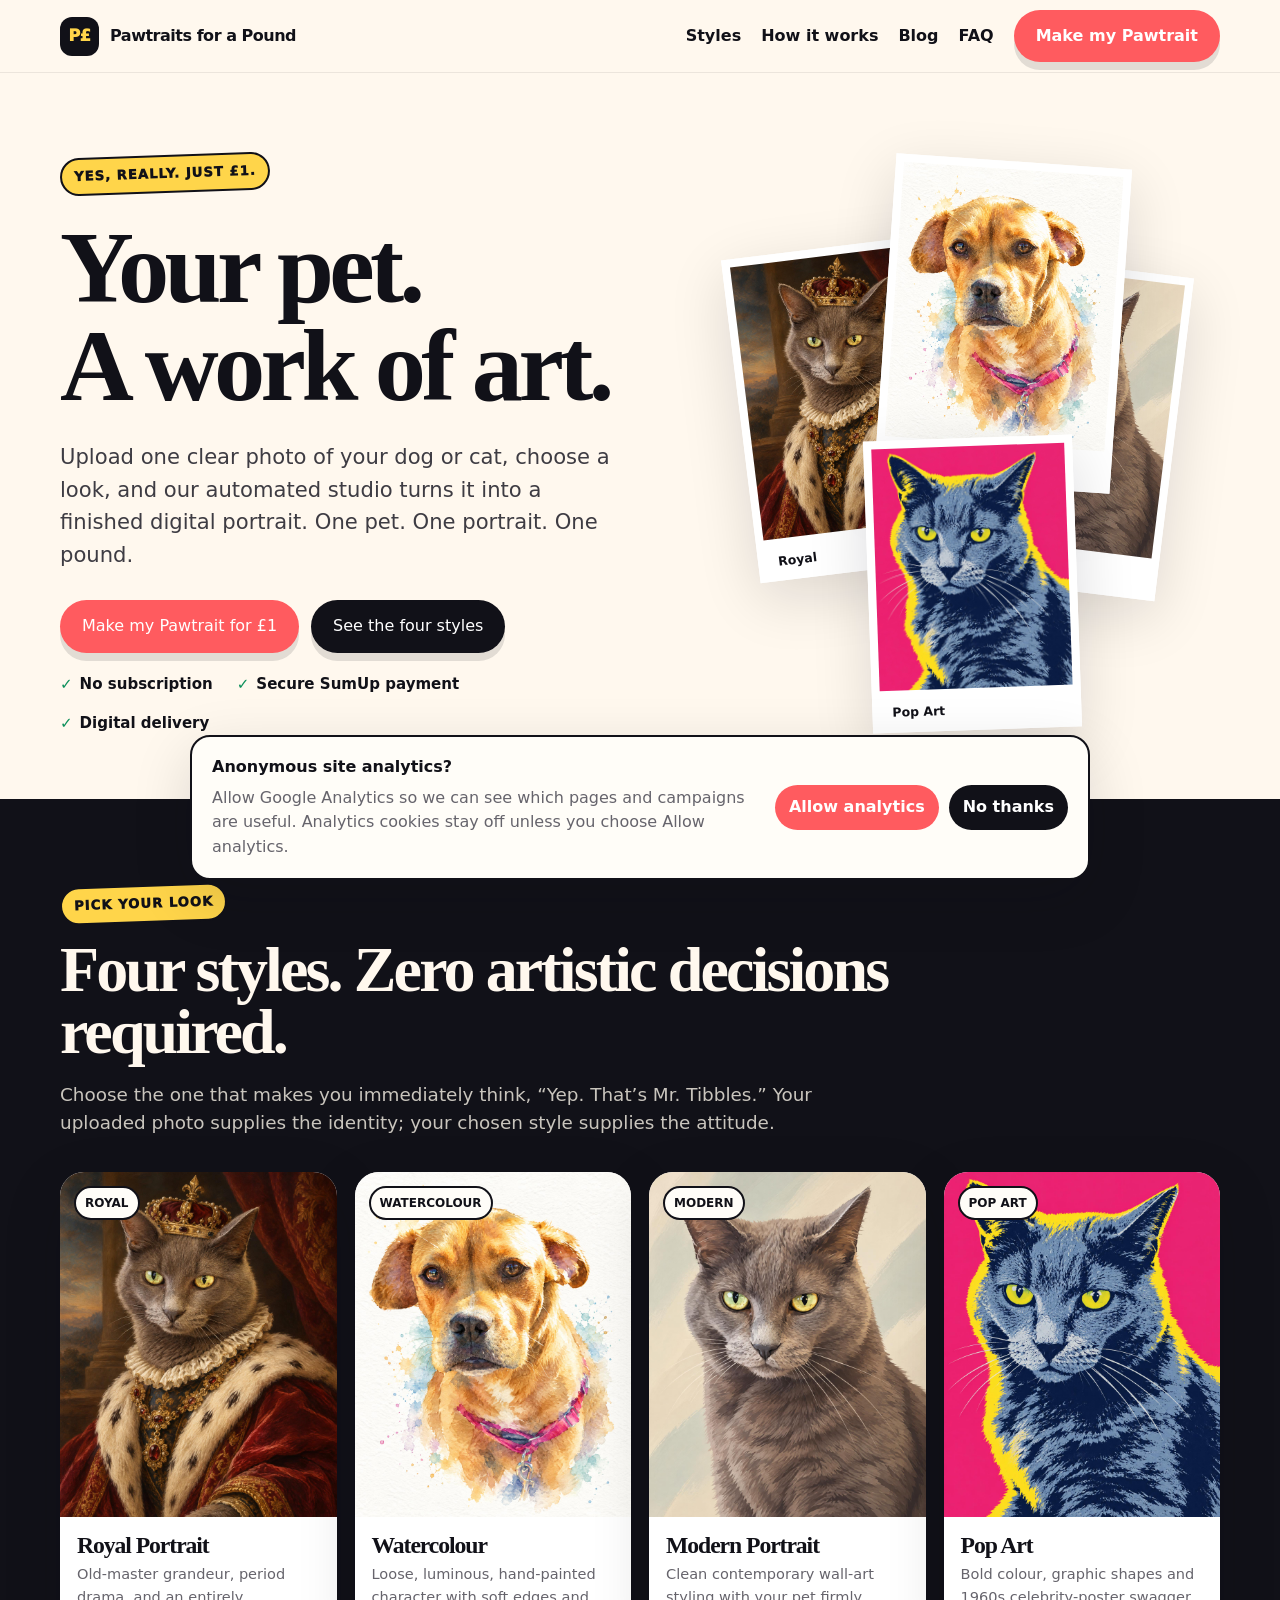
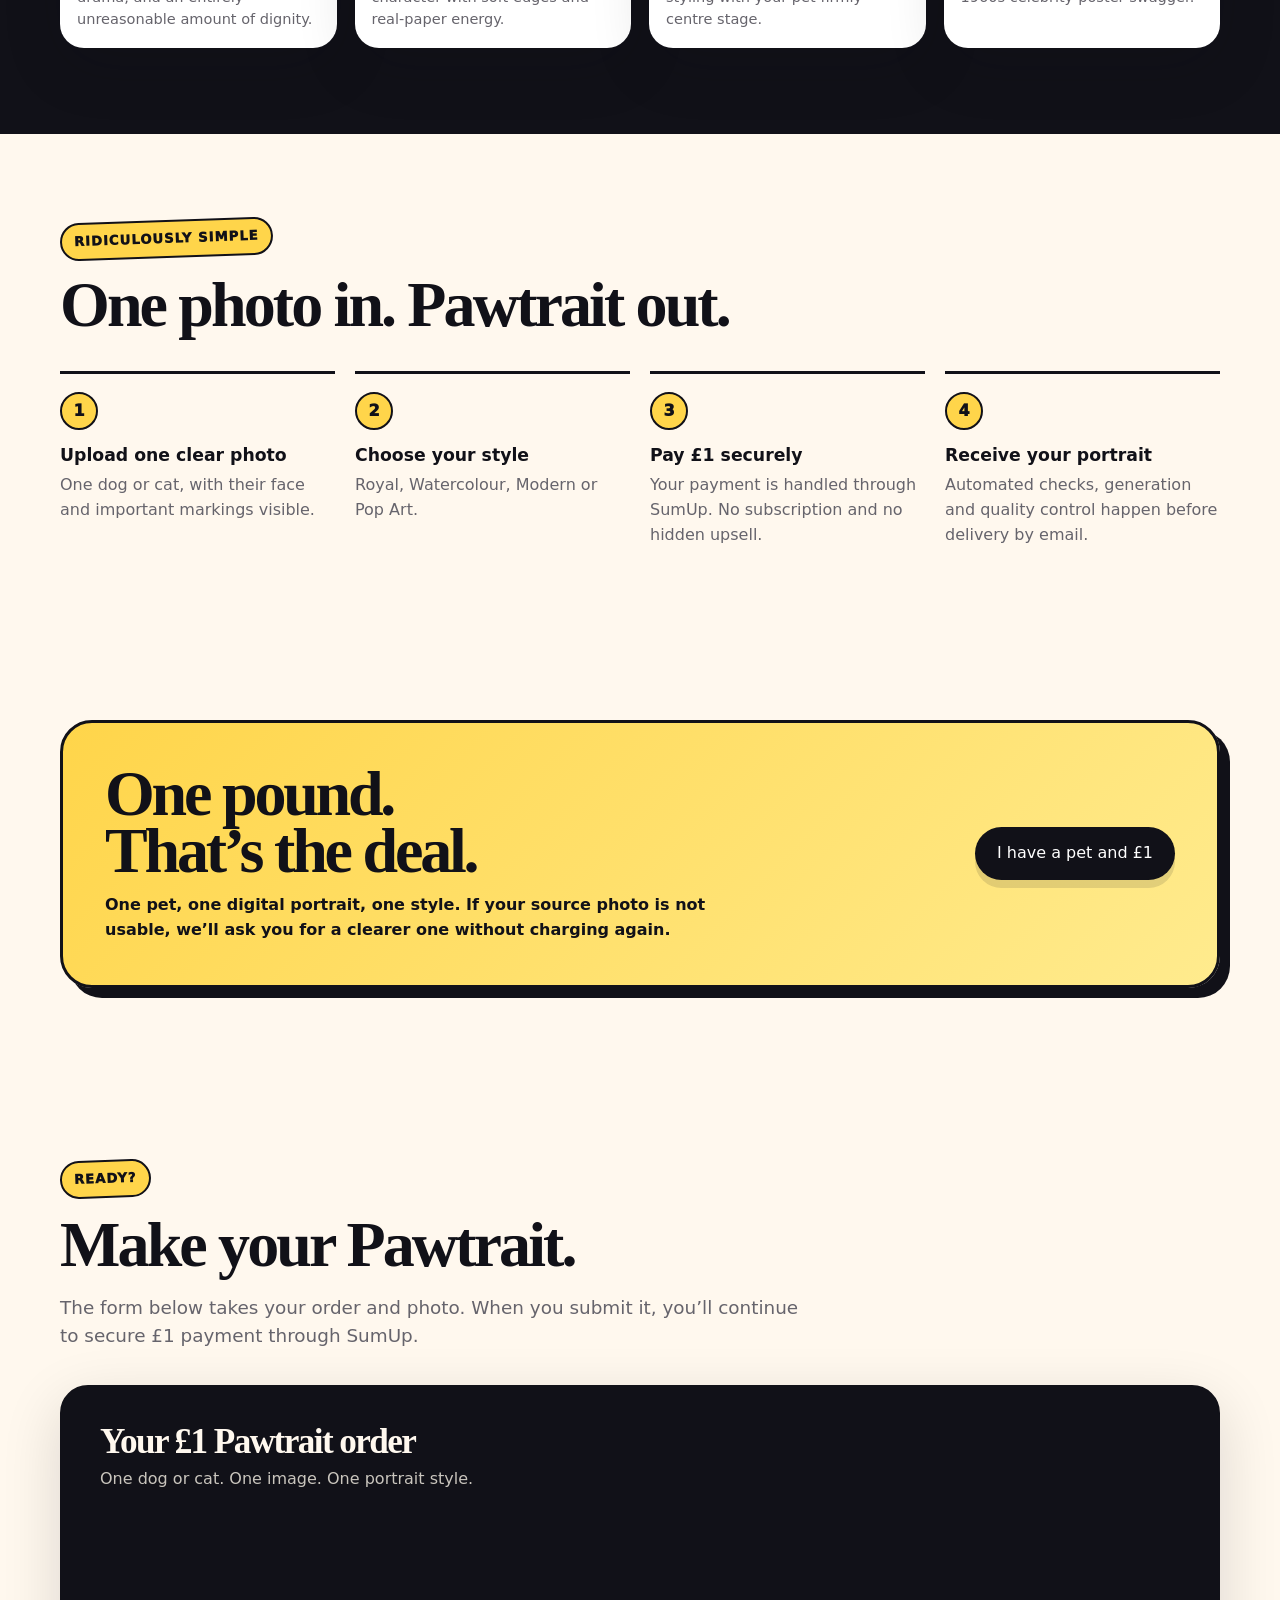
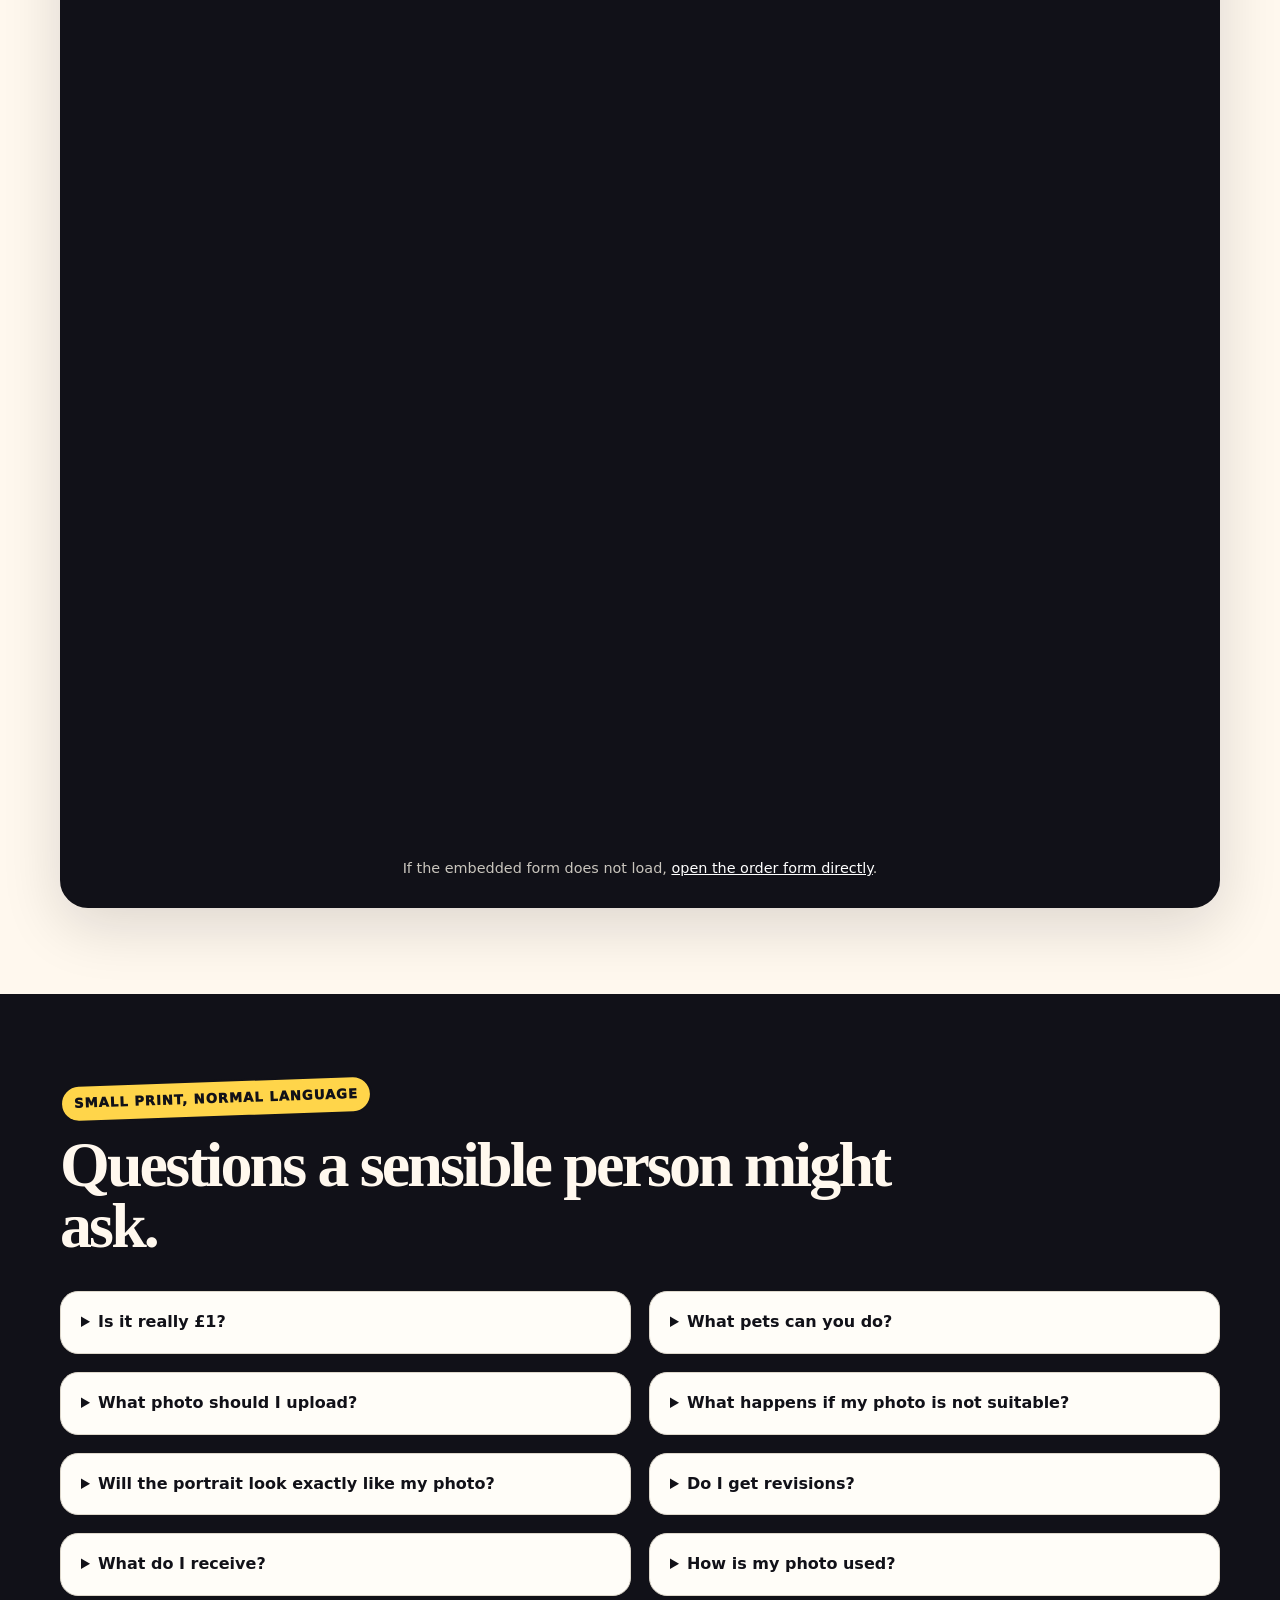
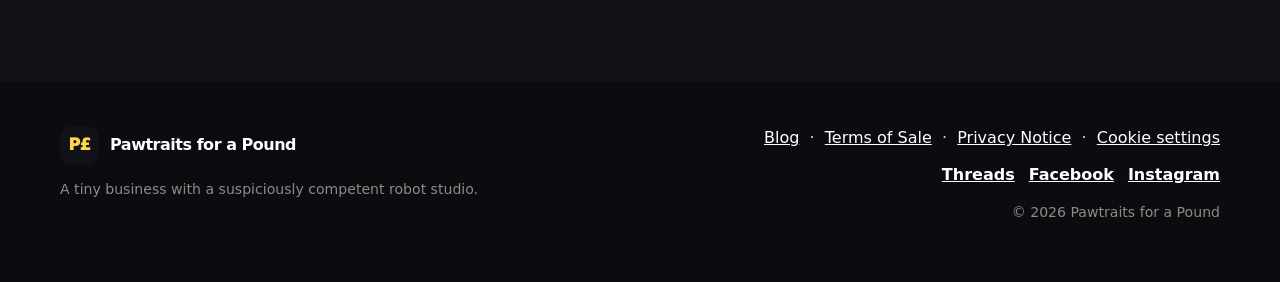
<file: index.html>
<!doctype html>
<html lang="en-GB">
<head>
<!-- Google tag (gtag.js) -->
<script src="/assets/analytics.js?v=1"></script>
<script async src="https://www.googletagmanager.com/gtag/js?id=G-D6NKF31LLG"></script>
<meta charset="utf-8"><meta name="viewport" content="width=device-width,initial-scale=1">
<title>Pawtraits for a Pound | Your pet. A work of art. Just £1.</title>
<meta name="description" content="Turn one photo of your dog or cat into a finished digital pet portrait for just £1. Choose Royal, Watercolour, Modern or Pop Art.">
<link rel="canonical" href="https://pawtraitsforapound.co.uk/">
<meta property="og:type" content="website"><meta property="og:title" content="Pawtraits for a Pound"><meta property="og:description" content="Your pet. A work of art. Just £1."><meta property="og:url" content="https://pawtraitsforapound.co.uk/"><meta property="og:image" content="https://pawtraitsforapound.co.uk/assets/og.jpg">
<meta name="twitter:card" content="summary_large_image"><meta name="theme-color" content="#111118">
<link rel="icon" href="/assets/favicon.ico?v=3" sizes="any"><link rel="icon" type="image/png" sizes="32x32" href="/assets/favicon-32.png?v=3"><link rel="apple-touch-icon" sizes="180x180" href="/assets/apple-touch-icon.png?v=3"><link rel="stylesheet" href="/styles.css">
<script type="application/ld+json">{"@context":"https://schema.org","@type":"Product","name":"Pawtrait for a Pound","description":"One AI-generated digital pet portrait from one uploaded dog or cat photo.","image":["https://pawtraitsforapound.co.uk/assets/styles/royal.jpg","https://pawtraitsforapound.co.uk/assets/styles/watercolour.jpg","https://pawtraitsforapound.co.uk/assets/styles/modern.jpg","https://pawtraitsforapound.co.uk/assets/styles/pop-art.jpg"],"brand":{"@type":"Brand","name":"Pawtraits for a Pound"},"offers":{"@type":"Offer","priceCurrency":"GBP","price":"1.00","availability":"https://schema.org/InStock","url":"https://pawtraitsforapound.co.uk/#order"}}</script><script type="application/ld+json">{"@context":"https://schema.org","@type":"Organization","name":"Pawtraits for a Pound","url":"https://pawtraitsforapound.co.uk/","email":"pawtraitsforapound@gmail.com","sameAs":["https://www.threads.com/@pawtraitsforapound","https://www.facebook.com/PawtraitsForAPound","https://www.instagram.com/pawtraitsforapound"]}</script>
</head>
<body>
<a class="skip" href="#main">Skip to content</a>
<header class="site-header"><div class="wrap nav"><a class="brand" href="/"><span class="brand-mark">P£</span><span>Pawtraits for a Pound</span></a><nav class="nav-links" aria-label="Main navigation"><a href="#styles">Styles</a><a href="#how">How it works</a><a href="/blog/">Blog</a><a href="#faq">FAQ</a><a class="btn" href="#order">Make my Pawtrait</a></nav></div></header>
<main id="main">
<section class="hero"><div class="wrap hero-grid"><div><span class="eyebrow">Yes, really. Just £1.</span><h1>Your pet.<br>A work of art.</h1><p>Upload one clear photo of your dog or cat, choose a look, and our automated studio turns it into a finished digital portrait. One pet. One portrait. One pound.</p><div class="hero-actions"><a class="btn" href="#order">Make my Pawtrait for £1</a><a class="btn dark" href="#styles">See the four styles</a></div><div class="trust-row"><span>No subscription</span><span>Secure SumUp payment</span><span>Digital delivery</span></div></div><div class="art-stack" aria-label="Example Pawtrait styles"><figure class="art-card"><img src="/assets/styles/royal.jpg" alt="Royal Portrait example"><figcaption class="art-label">Royal</figcaption></figure><figure class="art-card"><img src="/assets/styles/watercolour.jpg" alt="Watercolour Portrait example"><figcaption class="art-label">Watercolour</figcaption></figure><figure class="art-card"><img src="/assets/styles/modern.jpg" alt="Modern Portrait example"><figcaption class="art-label">Modern</figcaption></figure><figure class="art-card"><img src="/assets/styles/pop-art.jpg" alt="Pop Art Portrait example"><figcaption class="art-label">Pop Art</figcaption></figure></div></div></section>
<section id="styles" class="section dark"><div class="wrap"><span class="eyebrow">Pick your look</span><h2 class="section-title">Four styles. Zero artistic decisions required.</h2><p class="lede">Choose the one that makes you immediately think, “Yep. That’s Mr. Tibbles.” Your uploaded photo supplies the identity; your chosen style supplies the attitude.</p><div class="style-grid"><article class="style-card"><span class="badge">ROYAL</span><img src="/assets/styles/royal.jpg" alt="Cat rendered as a classical aristocratic Royal Portrait" loading="lazy"><div class="style-copy"><h3>Royal Portrait</h3><p>Old-master grandeur, period drama, and an entirely unreasonable amount of dignity.</p></div></article><article class="style-card"><span class="badge">WATERCOLOUR</span><img src="/assets/styles/watercolour.jpg" alt="Dog painted in loose transparent watercolour" loading="lazy"><div class="style-copy"><h3>Watercolour</h3><p>Loose, luminous, hand-painted character with soft edges and real-paper energy.</p></div></article><article class="style-card"><span class="badge">MODERN</span><img src="/assets/styles/modern.jpg" alt="Cat rendered as a contemporary Modern Portrait" loading="lazy"><div class="style-copy"><h3>Modern Portrait</h3><p>Clean contemporary wall-art styling with your pet firmly centre stage.</p></div></article><article class="style-card"><span class="badge">POP ART</span><img src="/assets/styles/pop-art.jpg" alt="Cat rendered in bold 1960s Pop Art style" loading="lazy"><div class="style-copy"><h3>Pop Art</h3><p>Bold colour, graphic shapes and 1960s celebrity-poster swagger.</p></div></article></div></div></section>
<section id="how" class="section"><div class="wrap"><span class="eyebrow">Ridiculously simple</span><h2 class="section-title">One photo in. Pawtrait out.</h2><div class="steps"><div class="step"><span class="step-num">1</span><h3>Upload one clear photo</h3><p>One dog or cat, with their face and important markings visible.</p></div><div class="step"><span class="step-num">2</span><h3>Choose your style</h3><p>Royal, Watercolour, Modern or Pop Art.</p></div><div class="step"><span class="step-num">3</span><h3>Pay £1 securely</h3><p>Your payment is handled through SumUp. No subscription and no hidden upsell.</p></div><div class="step"><span class="step-num">4</span><h3>Receive your portrait</h3><p>Automated checks, generation and quality control happen before delivery by email.</p></div></div></div></section>
<section class="section"><div class="wrap"><div class="deal"><div><strong>One pound.<br>That’s the deal.</strong><p>One pet, one digital portrait, one style. If your source photo is not usable, we’ll ask you for a clearer one without charging again.</p></div><a class="btn dark" href="#order">I have a pet and £1</a></div></div></section>
<section id="order" class="section"><div class="wrap"><span class="eyebrow">Ready?</span><h2 class="section-title">Make your Pawtrait.</h2><p class="lede">The form below takes your order and photo. When you submit it, you’ll continue to secure £1 payment through SumUp.</p><div class="order-shell"><div class="order-head"><h3>Your £1 Pawtrait order</h3><p>One dog or cat. One image. One portrait style.</p></div><iframe class="tally-frame" data-tally-src="https://tally.so/embed/yPOqYW?alignLeft=1&hideTitle=1&transparentBackground=1&dynamicHeight=1" loading="lazy" title="Pawtrait for a Pound order form"></iframe><div class="fallback">If the embedded form does not load, <a href="https://tally.so/r/yPOqYW" target="_blank" rel="noopener">open the order form directly</a>.</div></div></div></section>
<section id="faq" class="section dark"><div class="wrap"><span class="eyebrow">Small print, normal language</span><h2 class="section-title">Questions a sensible person might ask.</h2><div class="faq"><details><summary>Is it really £1?</summary><p>Yes. One Pawtrait order costs £1. There is no subscription.</p></details><details><summary>What pets can you do?</summary><p>The launch version is for one dog or one cat per order.</p></details><details><summary>What photo should I upload?</summary><p>A clear, well-lit JPG or PNG showing one pet, with the face and important markings visible. Avoid people, multiple pets and heavy filters.</p></details><details><summary>What happens if my photo is not suitable?</summary><p>Our automated photo check stops before portrait generation. We’ll email you a replacement-photo link and your order continues without another charge.</p></details><details><summary>Will the portrait look exactly like my photo?</summary><p>It should remain recognisably your pet, but it is AI-generated artwork and each style deliberately interprets the source image.</p></details><details><summary>Do I get revisions?</summary><p>Routine artistic revisions are not included in the £1 product. If something genuinely fails in generation or fulfilment, we’ll handle that appropriately.</p></details><details><summary>What do I receive?</summary><p>A finished 4:5 digital JPEG, currently generated at 1600 × 2000 pixels and delivered by email.</p></details><details><summary>How is my photo used?</summary><p>It is processed to assess suitability, generate your portrait and quality-check the result. See our <a href="/privacy/">Privacy Notice</a> for the details.</p></details></div></div></section>
</main>
<footer><div class="wrap foot"><div><a class="brand" href="/"><span class="brand-mark">P£</span><span>Pawtraits for a Pound</span></a><p class="small">A tiny business with a suspiciously competent robot studio.</p></div><div class="footer-links"><div><a href="/blog/">Blog</a> &nbsp;·&nbsp; <a href="/terms/">Terms of Sale</a> &nbsp;·&nbsp; <a href="/privacy/">Privacy Notice</a> &nbsp;·&nbsp; <button class="text-button" id="cookie-settings" type="button">Cookie settings</button></div><div class="social-links"><a href="https://www.threads.com/@pawtraitsforapound" target="_blank" rel="me noopener">Threads</a><a href="https://www.facebook.com/PawtraitsForAPound" target="_blank" rel="me noopener">Facebook</a><a href="https://www.instagram.com/pawtraitsforapound" target="_blank" rel="me noopener">Instagram</a></div><p class="small">© 2026 Pawtraits for a Pound</p></div></div></footer>
<a class="mobile-cta" href="#order">Make my Pawtrait · £1</a>
<div class="consent-banner" id="analytics-consent"><div><strong>Anonymous site analytics?</strong><p>Allow Google Analytics so we can see which pages and campaigns are useful. Analytics cookies stay off unless you choose Allow analytics.</p></div><div class="consent-actions"><button class="btn small-btn" id="analytics-accept" type="button">Allow analytics</button><button class="btn dark small-btn" id="analytics-decline" type="button">No thanks</button></div></div>

<script src="https://tally.so/widgets/embed.js" defer></script>
</body></html>
</file>
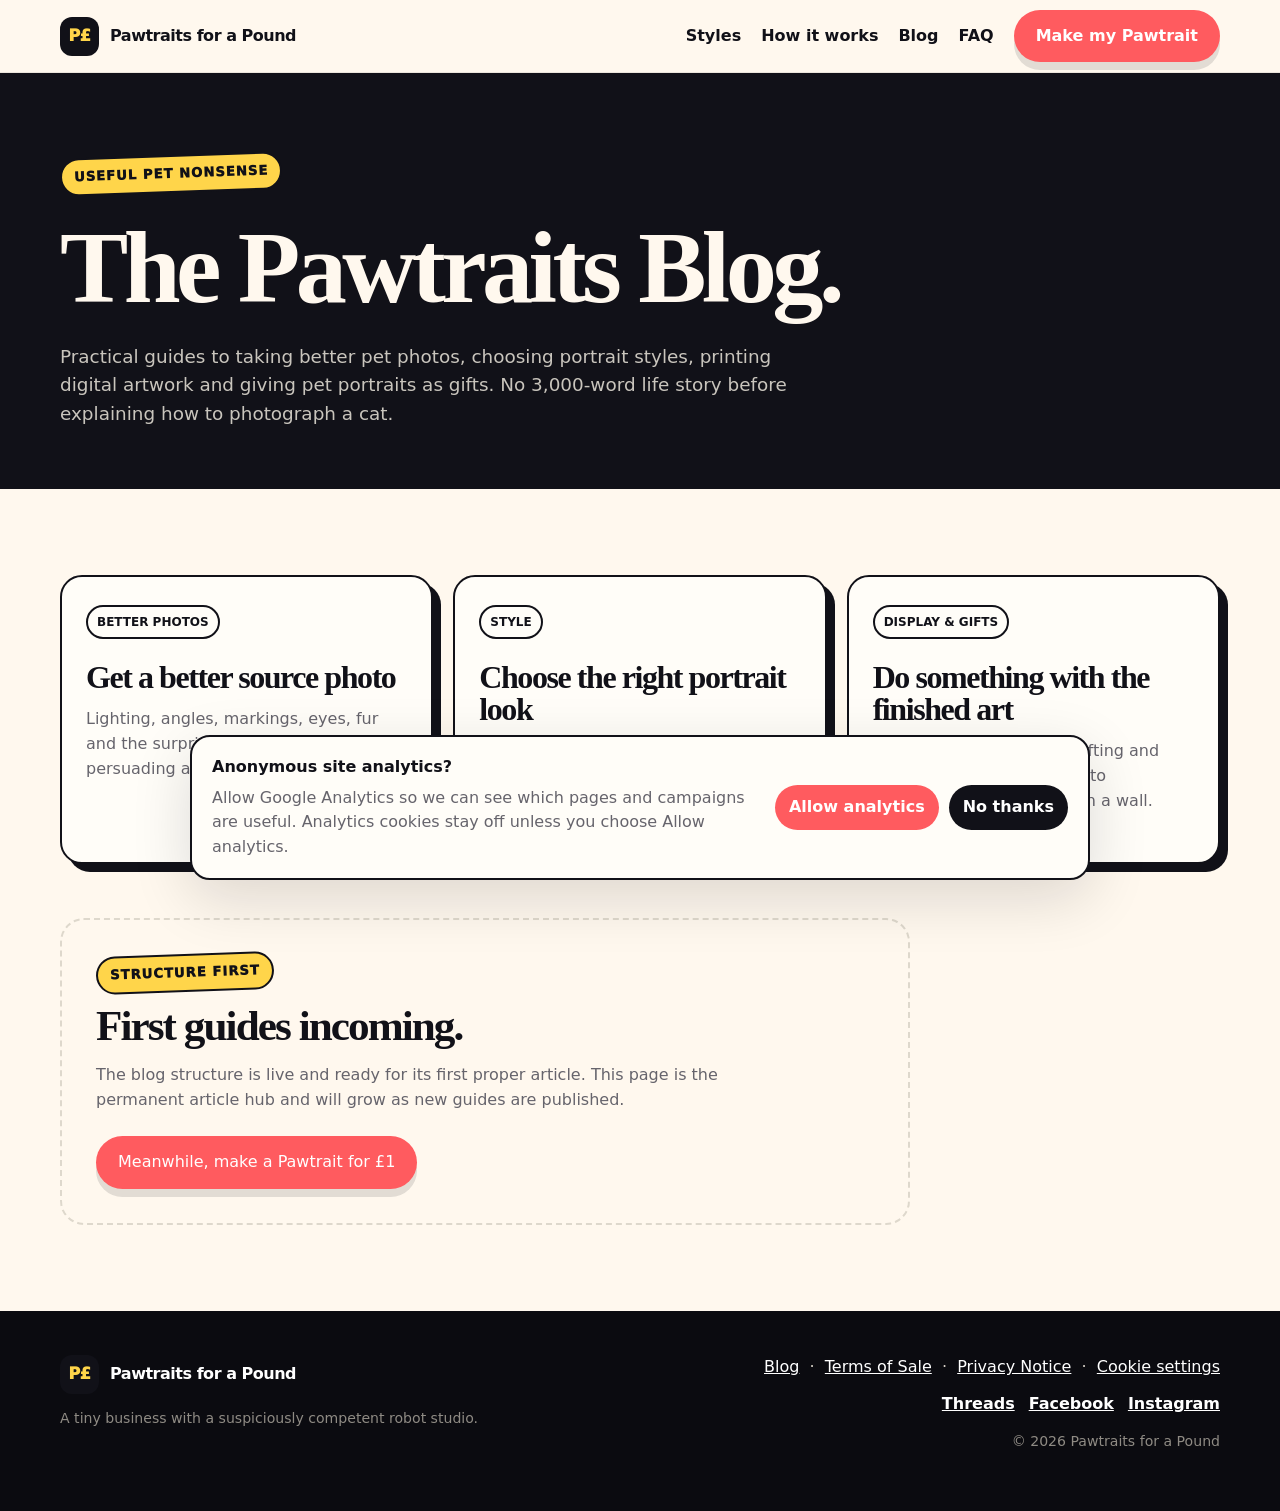
<file: blog/index.html>
<!doctype html>
<html lang="en-GB">
<head>
<!-- Google tag (gtag.js) -->
<script src="/assets/analytics.js?v=1"></script>
<script async src="https://www.googletagmanager.com/gtag/js?id=G-D6NKF31LLG"></script>
<meta charset="utf-8">
<meta name="viewport" content="width=device-width,initial-scale=1">
<title>Pawtraits Blog | Pet photos, portrait styles and pet art guides</title>
<meta name="description" content="Practical Pawtraits guides to better pet photos, portrait styles, digital pet art, printing, framing and pet portrait gifts.">
<link rel="canonical" href="https://pawtraitsforapound.co.uk/blog/">
<meta name="robots" content="index,follow">
<meta property="og:type" content="website">
<meta property="og:title" content="Pawtraits Blog">
<meta property="og:description" content="Pet photos, portrait styles and useful pet-art guides without the ceremonial waffle.">
<meta property="og:url" content="https://pawtraitsforapound.co.uk/blog/">
<meta property="og:image" content="https://pawtraitsforapound.co.uk/assets/og.jpg">
<link rel="icon" href="/assets/favicon.ico?v=3" sizes="any">
<link rel="icon" type="image/png" sizes="32x32" href="/assets/favicon-32.png?v=3">
<link rel="apple-touch-icon" sizes="180x180" href="/assets/apple-touch-icon.png?v=3">
<link rel="stylesheet" href="/styles.css">
<script type="application/ld+json">{"@context":"https://schema.org","@type":"Blog","name":"Pawtraits Blog","url":"https://pawtraitsforapound.co.uk/blog/","publisher":{"@type":"Organization","name":"Pawtraits for a Pound","url":"https://pawtraitsforapound.co.uk/"}}</script>
</head>
<body>
<a class="skip" href="#main">Skip to content</a>
<header class="site-header"><div class="wrap nav"><a class="brand" href="/"><span class="brand-mark">P£</span><span>Pawtraits for a Pound</span></a><nav class="nav-links" aria-label="Main navigation"><a href="/#styles">Styles</a><a href="/#how">How it works</a><a href="/blog/" aria-current="page">Blog</a><a href="/#faq">FAQ</a><a class="btn" href="/#order">Make my Pawtrait</a></nav></div></header>
<main id="main">
<section class="blog-hero"><div class="wrap"><span class="eyebrow">Useful pet nonsense</span><h1>The Pawtraits Blog.</h1><p class="lede">Practical guides to taking better pet photos, choosing portrait styles, printing digital artwork and giving pet portraits as gifts. No 3,000-word life story before explaining how to photograph a cat.</p></div></section>
<section class="section blog-section"><div class="wrap">
<div class="blog-topics">
<article class="topic-card"><span class="badge">BETTER PHOTOS</span><h2>Get a better source photo</h2><p>Lighting, angles, markings, eyes, fur and the surprisingly difficult business of persuading an animal to face a camera.</p></article>
<article class="topic-card"><span class="badge">STYLE</span><h2>Choose the right portrait look</h2><p>Royal, Watercolour, Modern and Pop Art, plus practical guidance on which visual treatment suits different pets and photographs.</p></article>
<article class="topic-card"><span class="badge">DISPLAY & GIFTS</span><h2>Do something with the finished art</h2><p>Printing, framing, sizing, gifting and turning a digital Pawtrait into something worth putting on a wall.</p></article>
</div>
<div class="blog-empty"><span class="eyebrow">Structure first</span><h2>First guides incoming.</h2><p>The blog structure is live and ready for its first proper article. This page is the permanent article hub and will grow as new guides are published.</p><a class="btn" href="/?utm_source=pawtraits_blog&utm_medium=organic_content&utm_campaign=blog_hub&utm_content=hub_cta#order">Meanwhile, make a Pawtrait for £1</a></div>
</div></section>
</main>
<footer><div class="wrap foot"><div><a class="brand" href="/"><span class="brand-mark">P£</span><span>Pawtraits for a Pound</span></a><p class="small">A tiny business with a suspiciously competent robot studio.</p></div><div class="footer-links"><div><a href="/blog/">Blog</a> &nbsp;·&nbsp; <a href="/terms/">Terms of Sale</a> &nbsp;·&nbsp; <a href="/privacy/">Privacy Notice</a> &nbsp;·&nbsp; <button class="text-button" id="cookie-settings" type="button">Cookie settings</button></div><div class="social-links"><a href="https://www.threads.com/@pawtraitsforapound" target="_blank" rel="me noopener">Threads</a><a href="https://www.facebook.com/PawtraitsForAPound" target="_blank" rel="me noopener">Facebook</a><a href="https://www.instagram.com/pawtraitsforapound" target="_blank" rel="me noopener">Instagram</a></div><p class="small">© 2026 Pawtraits for a Pound</p></div></div></footer>
<div class="consent-banner" id="analytics-consent"><div><strong>Anonymous site analytics?</strong><p>Allow Google Analytics so we can see which pages and campaigns are useful. Analytics cookies stay off unless you choose Allow analytics.</p></div><div class="consent-actions"><button class="btn small-btn" id="analytics-accept" type="button">Allow analytics</button><button class="btn dark small-btn" id="analytics-decline" type="button">No thanks</button></div></div>

</body>
</html>
</file>
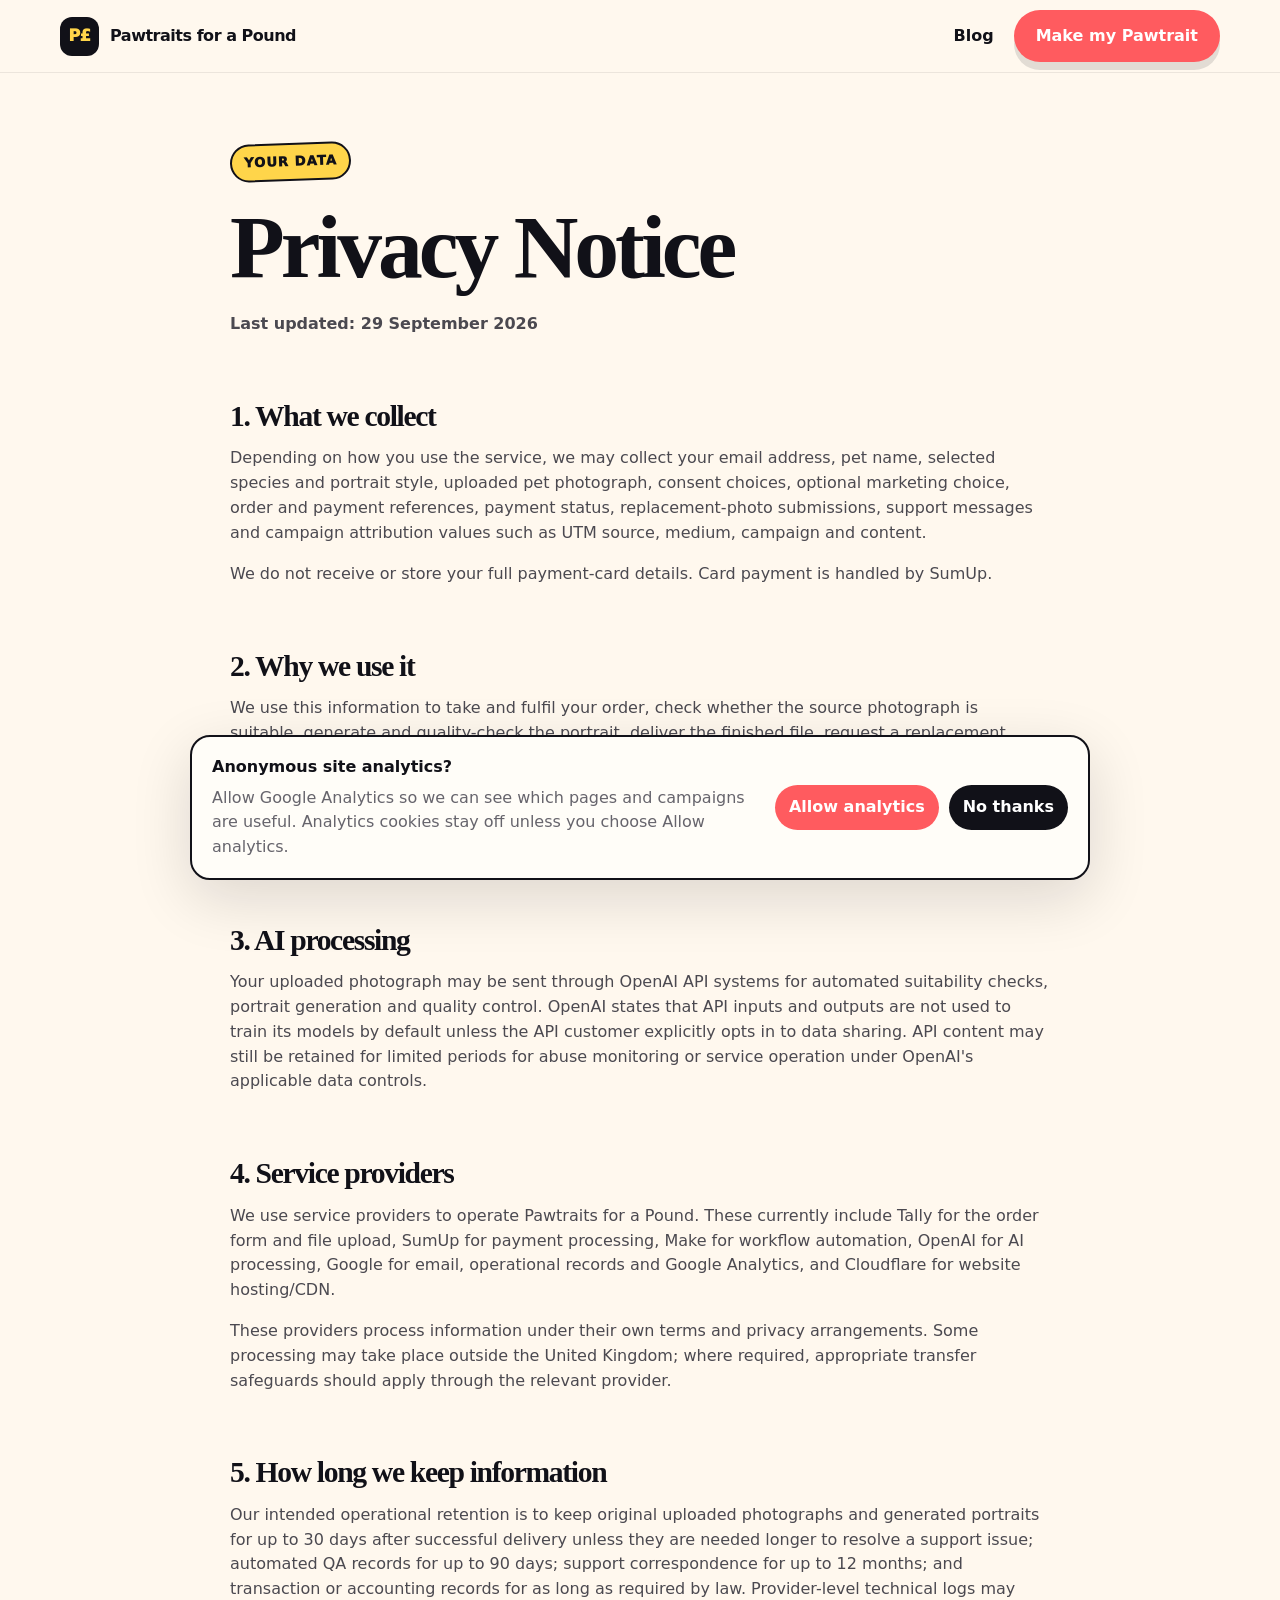
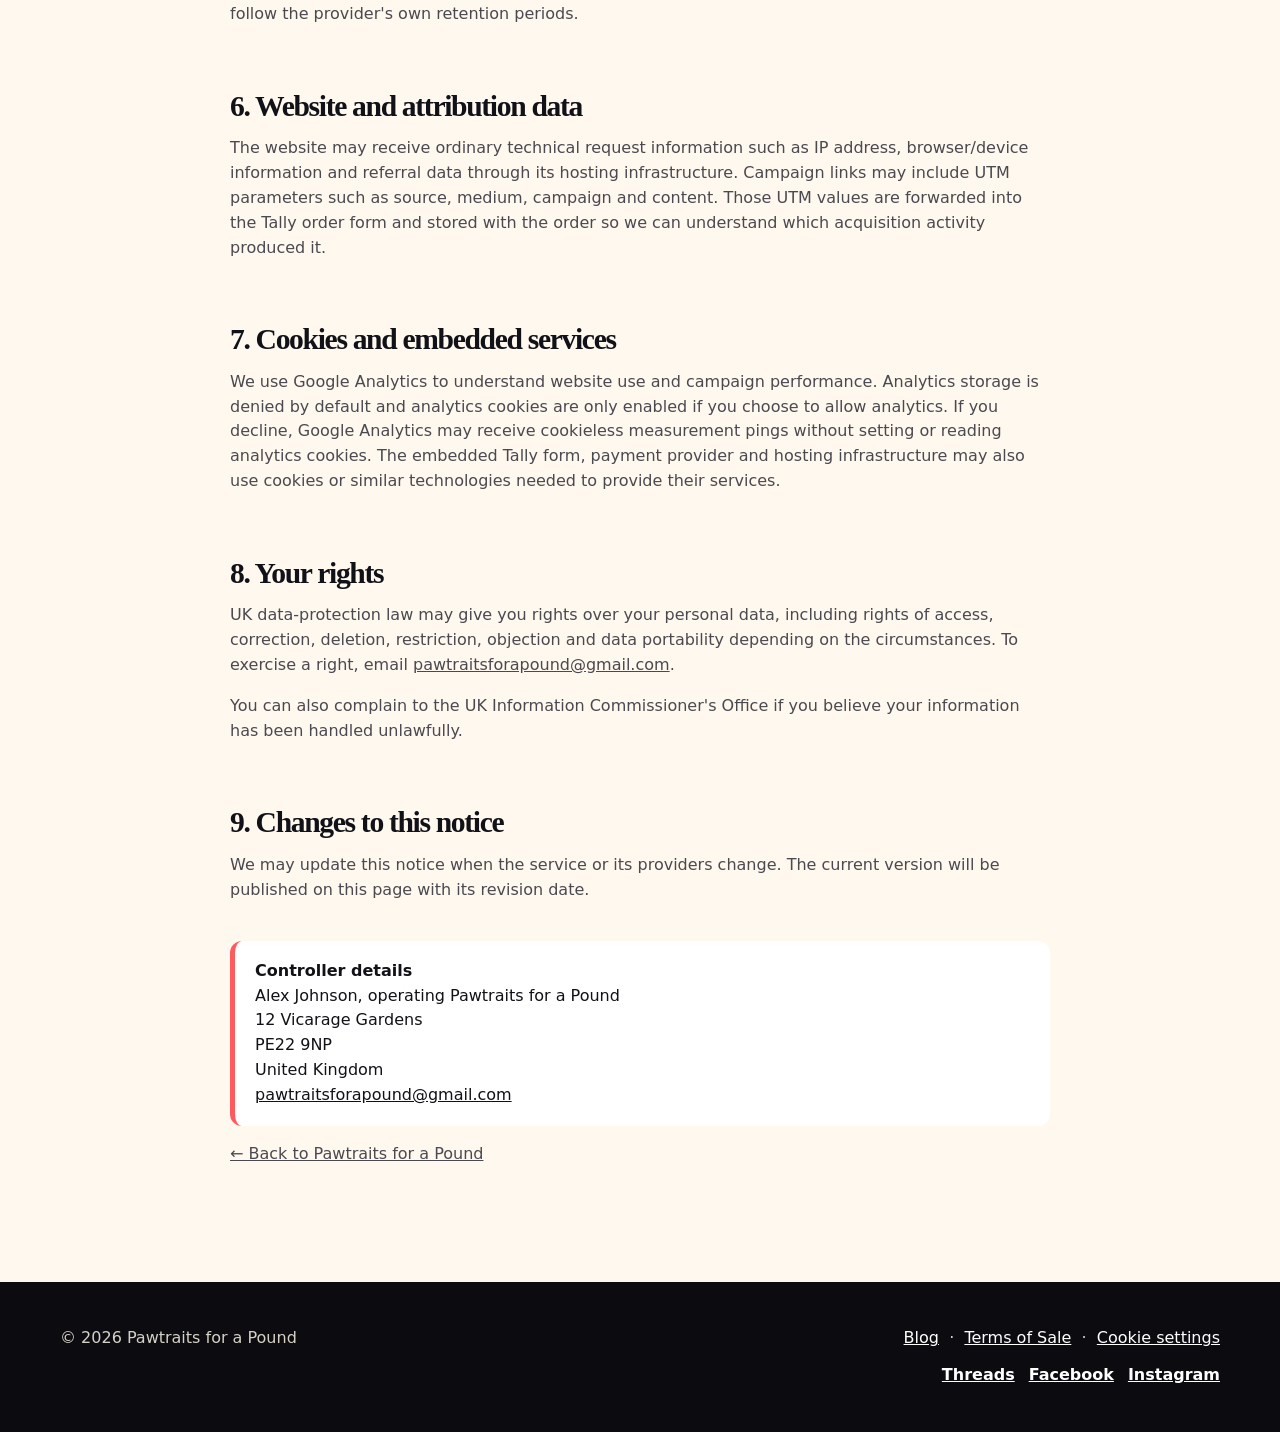
<file: privacy/index.html>
<!doctype html><html lang="en-GB"><head><!-- Google tag (gtag.js) -->
<script src="/assets/analytics.js?v=1"></script>
<script async src="https://www.googletagmanager.com/gtag/js?id=G-D6NKF31LLG"></script><meta charset="utf-8"><meta name="viewport" content="width=device-width,initial-scale=1"><title>Privacy Notice | Pawtraits for a Pound</title><meta name="description" content="Privacy Notice for Pawtraits for a Pound."><link rel="canonical" href="https://pawtraitsforapound.co.uk/privacy/"><link rel="icon" href="/assets/favicon.ico?v=3" sizes="any"><link rel="icon" type="image/png" sizes="32x32" href="/assets/favicon-32.png?v=3"><link rel="apple-touch-icon" sizes="180x180" href="/assets/apple-touch-icon.png?v=3"><link rel="stylesheet" href="/styles.css"><meta name="robots" content="index,follow"></head><body><header class="site-header"><div class="wrap nav"><a class="brand" href="/"><span class="brand-mark">P£</span><span>Pawtraits for a Pound</span></a><nav class="nav-links" aria-label="Main navigation"><a href="/blog/">Blog</a><a class="btn" href="/#order">Make my Pawtrait</a></nav></div></header><main class="wrap legal"><span class="eyebrow">Your data</span><h1>Privacy Notice</h1><p><strong>Last updated: 29 September 2026</strong></p><h2>1. What we collect</h2><p>Depending on how you use the service, we may collect your email address, pet name, selected species and portrait style, uploaded pet photograph, consent choices, optional marketing choice, order and payment references, payment status, replacement-photo submissions, support messages and campaign attribution values such as UTM source, medium, campaign and content.</p><p>We do not receive or store your full payment-card details. Card payment is handled by SumUp.</p><h2>2. Why we use it</h2><p>We use this information to take and fulfil your order, check whether the source photograph is suitable, generate and quality-check the portrait, deliver the finished file, request a replacement photograph where needed, handle support or refunds, maintain transaction records, prevent misuse and understand which marketing activity produces orders.</p><p>Optional marketing emails are based on your consent and are separate from transactional order emails.</p><h2>3. AI processing</h2><p>Your uploaded photograph may be sent through OpenAI API systems for automated suitability checks, portrait generation and quality control. OpenAI states that API inputs and outputs are not used to train its models by default unless the API customer explicitly opts in to data sharing. API content may still be retained for limited periods for abuse monitoring or service operation under OpenAI's applicable data controls.</p><h2>4. Service providers</h2><p>We use service providers to operate Pawtraits for a Pound. These currently include Tally for the order form and file upload, SumUp for payment processing, Make for workflow automation, OpenAI for AI processing, Google for email, operational records and Google Analytics, and Cloudflare for website hosting/CDN.</p><p>These providers process information under their own terms and privacy arrangements. Some processing may take place outside the United Kingdom; where required, appropriate transfer safeguards should apply through the relevant provider.</p><h2>5. How long we keep information</h2><p>Our intended operational retention is to keep original uploaded photographs and generated portraits for up to 30 days after successful delivery unless they are needed longer to resolve a support issue; automated QA records for up to 90 days; support correspondence for up to 12 months; and transaction or accounting records for as long as required by law. Provider-level technical logs may follow the provider's own retention periods.</p><h2>6. Website and attribution data</h2><p>The website may receive ordinary technical request information such as IP address, browser/device information and referral data through its hosting infrastructure. Campaign links may include UTM parameters such as source, medium, campaign and content. Those UTM values are forwarded into the Tally order form and stored with the order so we can understand which acquisition activity produced it.</p><h2>7. Cookies and embedded services</h2><p>We use Google Analytics to understand website use and campaign performance. Analytics storage is denied by default and analytics cookies are only enabled if you choose to allow analytics. If you decline, Google Analytics may receive cookieless measurement pings without setting or reading analytics cookies. The embedded Tally form, payment provider and hosting infrastructure may also use cookies or similar technologies needed to provide their services.</p><h2>8. Your rights</h2><p>UK data-protection law may give you rights over your personal data, including rights of access, correction, deletion, restriction, objection and data portability depending on the circumstances. To exercise a right, email <a href="mailto:pawtraitsforapound@gmail.com">pawtraitsforapound@gmail.com</a>.</p><p>You can also complain to the UK Information Commissioner's Office if you believe your information has been handled unlawfully.</p><h2>9. Changes to this notice</h2><p>We may update this notice when the service or its providers change. The current version will be published on this page with its revision date.</p><div class="notice"><strong>Controller details</strong><br>Alex Johnson, operating Pawtraits for a Pound<br>12 Vicarage Gardens<br>PE22 9NP<br>United Kingdom<br><a href="mailto:pawtraitsforapound@gmail.com">pawtraitsforapound@gmail.com</a></div><p><a href="/">← Back to Pawtraits for a Pound</a></p></main><footer><div class="wrap foot"><div>© 2026 Pawtraits for a Pound</div><div class="footer-links"><div><a href="/blog/">Blog</a> &nbsp;·&nbsp; <a href="/terms/">Terms of Sale</a> &nbsp;·&nbsp; <button class="text-button" id="cookie-settings" type="button">Cookie settings</button></div><div class="social-links"><a href="https://www.threads.com/@pawtraitsforapound" target="_blank" rel="me noopener">Threads</a><a href="https://www.facebook.com/PawtraitsForAPound" target="_blank" rel="me noopener">Facebook</a><a href="https://www.instagram.com/pawtraitsforapound" target="_blank" rel="me noopener">Instagram</a></div></div></div></footer><div class="consent-banner" id="analytics-consent"><div><strong>Anonymous site analytics?</strong><p>Allow Google Analytics so we can see which pages and campaigns are useful. Analytics cookies stay off unless you choose Allow analytics.</p></div><div class="consent-actions"><button class="btn small-btn" id="analytics-accept" type="button">Allow analytics</button><button class="btn dark small-btn" id="analytics-decline" type="button">No thanks</button></div></div></body></html>
</file>
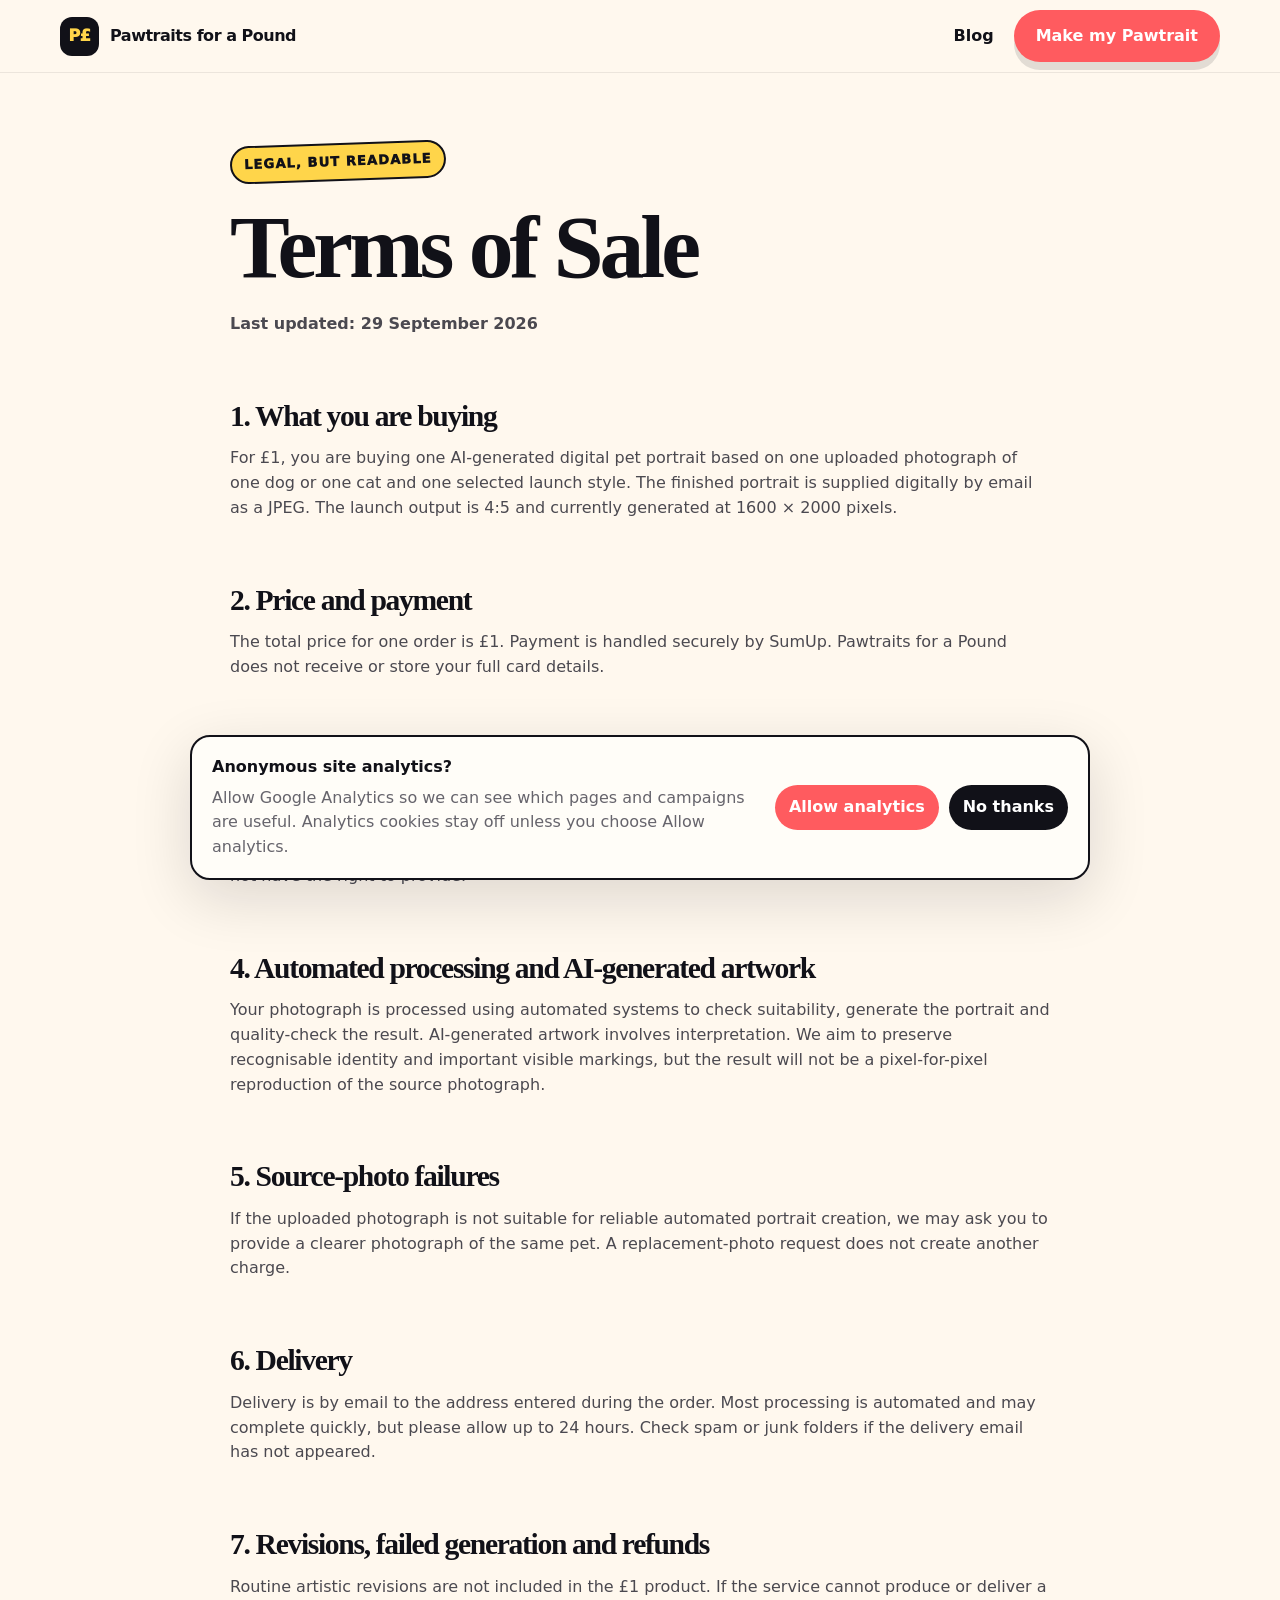
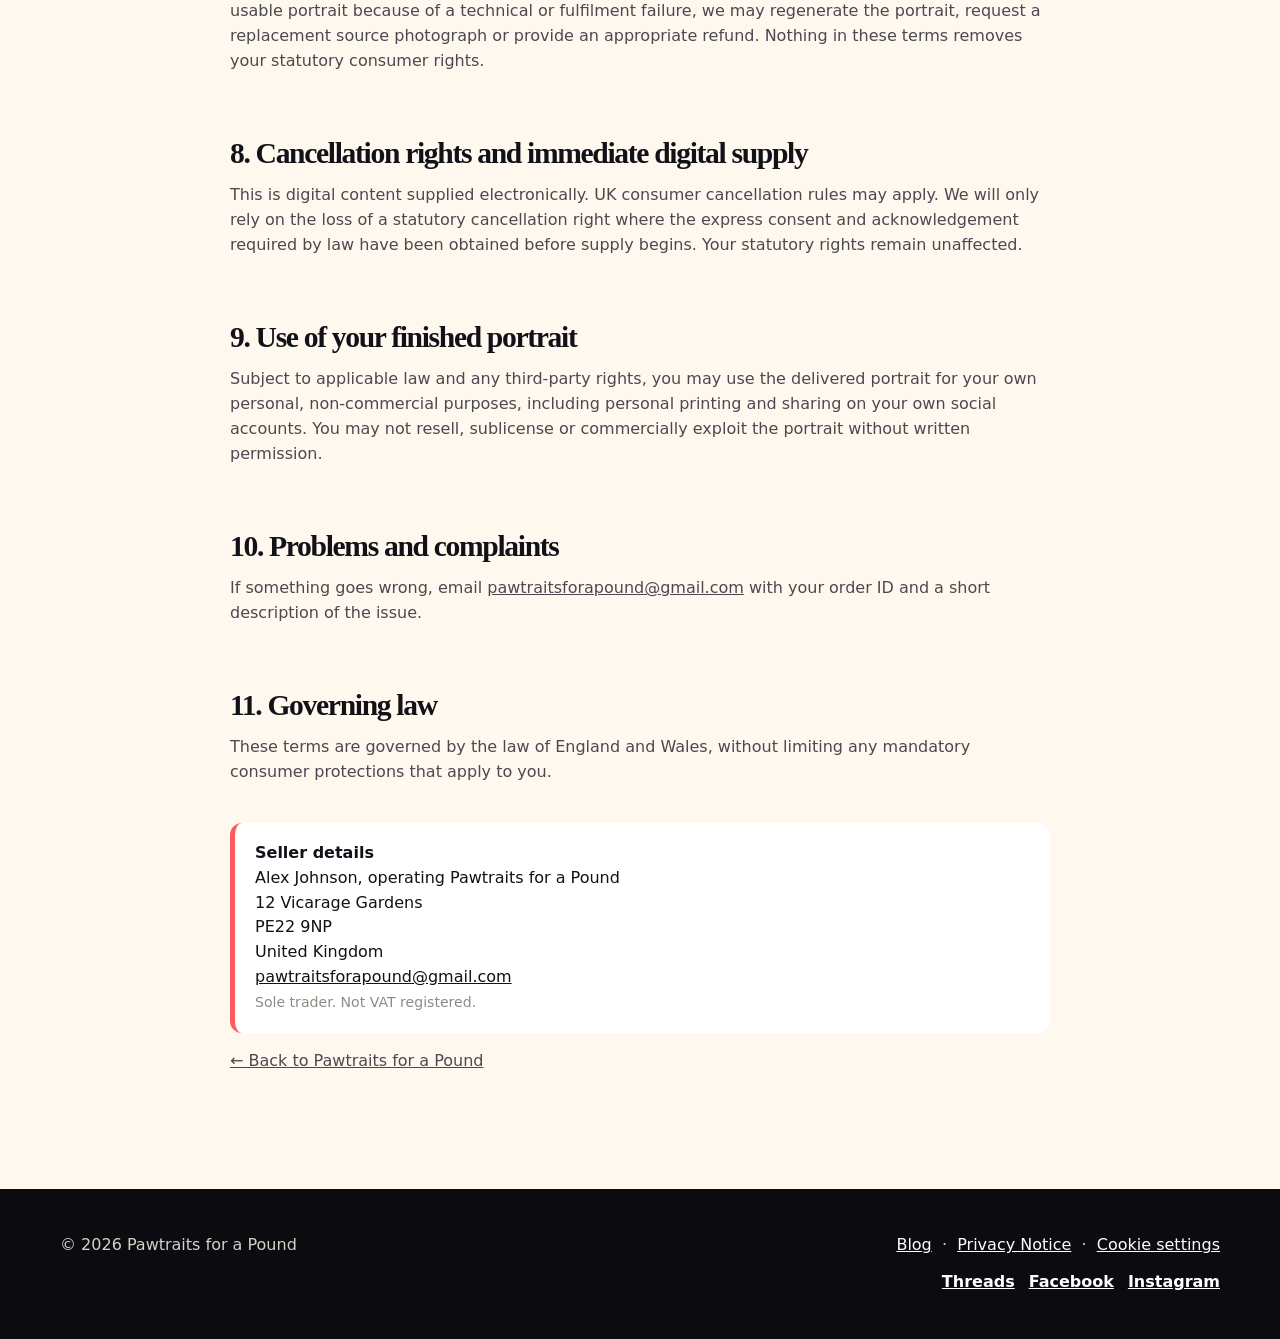
<file: terms/index.html>
<!doctype html><html lang="en-GB"><head><!-- Google tag (gtag.js) -->
<script src="/assets/analytics.js?v=1"></script>
<script async src="https://www.googletagmanager.com/gtag/js?id=G-D6NKF31LLG"></script><meta charset="utf-8"><meta name="viewport" content="width=device-width,initial-scale=1"><title>Terms of Sale | Pawtraits for a Pound</title><meta name="description" content="Terms of Sale for Pawtraits for a Pound."><link rel="canonical" href="https://pawtraitsforapound.co.uk/terms/"><link rel="icon" href="/assets/favicon.ico?v=3" sizes="any"><link rel="icon" type="image/png" sizes="32x32" href="/assets/favicon-32.png?v=3"><link rel="apple-touch-icon" sizes="180x180" href="/assets/apple-touch-icon.png?v=3"><link rel="stylesheet" href="/styles.css"><meta name="robots" content="index,follow"></head><body><header class="site-header"><div class="wrap nav"><a class="brand" href="/"><span class="brand-mark">P£</span><span>Pawtraits for a Pound</span></a><nav class="nav-links" aria-label="Main navigation"><a href="/blog/">Blog</a><a class="btn" href="/#order">Make my Pawtrait</a></nav></div></header><main class="wrap legal"><span class="eyebrow">Legal, but readable</span><h1>Terms of Sale</h1><p><strong>Last updated: 29 September 2026</strong></p><h2>1. What you are buying</h2><p>For £1, you are buying one AI-generated digital pet portrait based on one uploaded photograph of one dog or one cat and one selected launch style. The finished portrait is supplied digitally by email as a JPEG. The launch output is 4:5 and currently generated at 1600 × 2000 pixels.</p><h2>2. Price and payment</h2><p>The total price for one order is £1. Payment is handled securely by SumUp. Pawtraits for a Pound does not receive or store your full card details.</p><h2>3. Your photograph</h2><p>You must own the photograph you upload or have permission from the rights holder to use it for this purpose. The photograph should show one dog or cat clearly enough for portrait creation. Please do not upload photographs containing a prominent identifiable person, multiple pets or content you do not have the right to provide.</p><h2>4. Automated processing and AI-generated artwork</h2><p>Your photograph is processed using automated systems to check suitability, generate the portrait and quality-check the result. AI-generated artwork involves interpretation. We aim to preserve recognisable identity and important visible markings, but the result will not be a pixel-for-pixel reproduction of the source photograph.</p><h2>5. Source-photo failures</h2><p>If the uploaded photograph is not suitable for reliable automated portrait creation, we may ask you to provide a clearer photograph of the same pet. A replacement-photo request does not create another charge.</p><h2>6. Delivery</h2><p>Delivery is by email to the address entered during the order. Most processing is automated and may complete quickly, but please allow up to 24 hours. Check spam or junk folders if the delivery email has not appeared.</p><h2>7. Revisions, failed generation and refunds</h2><p>Routine artistic revisions are not included in the £1 product. If the service cannot produce or deliver a usable portrait because of a technical or fulfilment failure, we may regenerate the portrait, request a replacement source photograph or provide an appropriate refund. Nothing in these terms removes your statutory consumer rights.</p><h2>8. Cancellation rights and immediate digital supply</h2><p>This is digital content supplied electronically. UK consumer cancellation rules may apply. We will only rely on the loss of a statutory cancellation right where the express consent and acknowledgement required by law have been obtained before supply begins. Your statutory rights remain unaffected.</p><h2>9. Use of your finished portrait</h2><p>Subject to applicable law and any third-party rights, you may use the delivered portrait for your own personal, non-commercial purposes, including personal printing and sharing on your own social accounts. You may not resell, sublicense or commercially exploit the portrait without written permission.</p><h2>10. Problems and complaints</h2><p>If something goes wrong, email <a href="mailto:pawtraitsforapound@gmail.com">pawtraitsforapound@gmail.com</a> with your order ID and a short description of the issue.</p><h2>11. Governing law</h2><p>These terms are governed by the law of England and Wales, without limiting any mandatory consumer protections that apply to you.</p><div class="notice"><strong>Seller details</strong><br>Alex Johnson, operating Pawtraits for a Pound<br>12 Vicarage Gardens<br>PE22 9NP<br>United Kingdom<br><a href="mailto:pawtraitsforapound@gmail.com">pawtraitsforapound@gmail.com</a><br><span class="small">Sole trader. Not VAT registered.</span></div><p><a href="/">← Back to Pawtraits for a Pound</a></p></main><footer><div class="wrap foot"><div>© 2026 Pawtraits for a Pound</div><div class="footer-links"><div><a href="/blog/">Blog</a> &nbsp;·&nbsp; <a href="/privacy/">Privacy Notice</a> &nbsp;·&nbsp; <button class="text-button" id="cookie-settings" type="button">Cookie settings</button></div><div class="social-links"><a href="https://www.threads.com/@pawtraitsforapound" target="_blank" rel="me noopener">Threads</a><a href="https://www.facebook.com/PawtraitsForAPound" target="_blank" rel="me noopener">Facebook</a><a href="https://www.instagram.com/pawtraitsforapound" target="_blank" rel="me noopener">Instagram</a></div></div></div></footer><div class="consent-banner" id="analytics-consent"><div><strong>Anonymous site analytics?</strong><p>Allow Google Analytics so we can see which pages and campaigns are useful. Analytics cookies stay off unless you choose Allow analytics.</p></div><div class="consent-actions"><button class="btn small-btn" id="analytics-accept" type="button">Allow analytics</button><button class="btn dark small-btn" id="analytics-decline" type="button">No thanks</button></div></div></body></html>
</file>
<file: styles.css>
:root{--ink:#111118;--paper:#fff8ee;--paper2:#fffdf8;--coral:#ff5b5f;--sun:#ffd54a;--lav:#a98bff;--teal:#2ec4b6;--muted:#66646c;--line:#ded8cc;--shadow:0 18px 60px rgba(17,17,24,.14)}
*{box-sizing:border-box}html{scroll-behavior:smooth}body{margin:0;background:var(--paper);color:var(--ink);font-family:Inter,ui-sans-serif,system-ui,-apple-system,BlinkMacSystemFont,"Segoe UI",sans-serif;line-height:1.55}img{max-width:100%;display:block}a{color:inherit}button,a.btn{font:inherit}.wrap{width:min(1160px,calc(100% - 36px));margin:auto}.site-header{position:sticky;top:0;z-index:20;background:rgba(255,248,238,.91);backdrop-filter:blur(16px);border-bottom:1px solid rgba(17,17,24,.08)}.nav{height:72px;display:flex;align-items:center;justify-content:space-between;gap:20px}.brand{display:flex;align-items:center;gap:11px;text-decoration:none;font-weight:900;letter-spacing:-.03em}.brand-mark{width:39px;height:39px;border-radius:12px;background:var(--ink);display:grid;place-items:center;color:var(--sun);font-weight:1000}.nav-links{display:flex;align-items:center;gap:20px;font-weight:700}.nav-links a{text-decoration:none}.btn{display:inline-flex;align-items:center;justify-content:center;gap:8px;border:0;border-radius:999px;background:var(--coral);color:white;text-decoration:none;font-weight:900;padding:14px 22px;box-shadow:0 8px 0 rgba(17,17,24,.12);transition:.18s transform,.18s box-shadow}.btn:hover{transform:translateY(-2px);box-shadow:0 10px 0 rgba(17,17,24,.12)}.btn.dark{background:var(--ink)}.hero{padding:72px 0 54px;overflow:hidden}.hero-grid{display:grid;grid-template-columns:1.03fr .97fr;align-items:center;gap:54px}.eyebrow{display:inline-flex;background:var(--sun);border:2px solid var(--ink);border-radius:999px;padding:7px 12px;font-weight:1000;text-transform:uppercase;font-size:.82rem;letter-spacing:.08em;transform:rotate(-2deg);color:var(--ink)}h1,h2,h3{font-family:ui-serif,Georgia,Cambria,"Times New Roman",serif;line-height:.96;letter-spacing:-.045em;margin:.25em 0}h1{font-size:clamp(3.6rem,8vw,7.4rem);max-width:760px}.hero p{font-size:clamp(1.08rem,2vw,1.32rem);max-width:680px;color:#3e3c43}.hero-actions{display:flex;gap:12px;align-items:center;flex-wrap:wrap;margin:28px 0 20px}.trust-row{display:flex;gap:16px 24px;flex-wrap:wrap;font-weight:800;font-size:.94rem}.trust-row span:before{content:"✓";margin-right:7px;color:#0b8f5a}.art-stack{position:relative;min-height:600px}.art-card{position:absolute;width:44%;border:8px solid white;border-bottom-width:42px;box-shadow:var(--shadow);background:white}.art-card img{aspect-ratio:4/5;object-fit:cover}.art-card:nth-child(1){left:3%;top:14%;transform:rotate(-7deg)}.art-card:nth-child(2){left:30%;top:0;transform:rotate(4deg);z-index:2}.art-card:nth-child(3){right:1%;top:17%;transform:rotate(7deg)}.art-card:nth-child(4){left:27%;bottom:0;transform:rotate(-2deg);z-index:3;width:39%}.art-label{position:absolute;left:12px;bottom:-32px;font-size:.78rem;font-weight:900}.section{padding:86px 0}.section.dark{background:var(--ink);color:var(--paper)}.section-title{font-size:clamp(2.8rem,5vw,5rem);max-width:850px}.lede{font-size:1.15rem;max-width:760px;color:var(--muted)}.dark .lede{color:#c9c5bd}.style-grid{display:grid;grid-template-columns:repeat(4,1fr);gap:18px;margin-top:34px}.style-card{position:relative;border-radius:24px;overflow:hidden;background:white;color:var(--ink);box-shadow:var(--shadow);transition:.2s transform}.style-card:hover{transform:translateY(-5px)}.style-card img{aspect-ratio:4/5;object-fit:cover}.style-copy{padding:17px}.style-copy h3{font-size:1.48rem;margin:0 0 6px}.style-copy p{font-size:.91rem;color:var(--muted);margin:0}.badge{position:absolute;top:14px;left:14px;background:var(--paper2);border:2px solid var(--ink);padding:6px 9px;border-radius:999px;font-weight:900;font-size:.75rem}.steps{display:grid;grid-template-columns:repeat(4,1fr);gap:20px;margin-top:36px}.step{border-top:3px solid var(--ink);padding-top:18px}.step-num{display:inline-grid;place-items:center;width:38px;height:38px;border-radius:50%;background:var(--sun);font-weight:1000;border:2px solid var(--ink)}.step h3{font-family:inherit;font-size:1.08rem;letter-spacing:0;line-height:1.2;margin:15px 0 7px}.step p{color:var(--muted);margin:0}.deal{background:linear-gradient(135deg,var(--sun),#ffeb8e);border:3px solid var(--ink);border-radius:32px;padding:42px;display:grid;grid-template-columns:1fr auto;gap:24px;align-items:center;box-shadow:10px 10px 0 var(--ink)}.deal strong{font-family:ui-serif,Georgia,serif;font-size:clamp(2.5rem,5vw,5rem);line-height:.9;letter-spacing:-.05em}.deal p{max-width:660px;margin:13px 0 0;font-weight:700}.order-shell{margin-top:34px;background:var(--ink);color:var(--paper);border:2px solid var(--ink);border-radius:28px;box-shadow:var(--shadow);overflow:hidden;padding:8px}.order-head{padding:30px 30px 2px}.order-head h3{font-size:2.2rem;margin:0}.order-head p{color:#c9c5bd;margin:.5rem 0}.tally-frame{width:100%;min-height:930px;border:0;background:var(--ink)}.fallback{padding:18px;text-align:center;font-size:.9rem;color:#c9c5bd}.fallback a{color:white}.faq{display:grid;grid-template-columns:1fr 1fr;gap:18px;margin-top:34px}.faq details{background:var(--paper2);border:1px solid var(--line);border-radius:18px;padding:18px 20px}.faq summary{font-weight:900;cursor:pointer;color:var(--ink)}.faq p{color:var(--muted)}footer{background:#0b0b10;color:#d6d1c7;padding:44px 0}.foot{display:flex;justify-content:space-between;gap:30px;align-items:flex-start}.foot a{color:white}.footer-links{text-align:right}.social-links{display:flex;gap:14px;justify-content:flex-end;margin-top:12px;font-weight:800}.text-button{border:0;background:none;padding:0;color:white;text-decoration:underline;cursor:pointer}.small{font-size:.88rem;color:#8f8b84}.consent-banner{position:fixed;left:20px;right:20px;bottom:20px;z-index:60;max-width:900px;margin:0 auto;background:var(--paper2);color:var(--ink);border:2px solid var(--ink);border-radius:20px;box-shadow:var(--shadow);padding:18px 20px;display:flex;align-items:center;justify-content:space-between;gap:20px}.consent-banner[hidden]{display:none}.consent-banner p{margin:.35rem 0 0;color:var(--muted)}.consent-actions{display:flex;gap:10px;flex:0 0 auto}.small-btn{padding:10px 14px;box-shadow:none}.small-btn:hover{box-shadow:none}.blog-hero{padding:82px 0 42px;background:var(--ink);color:var(--paper)}.blog-hero h1{max-width:900px}.blog-hero .lede{color:#c9c5bd}.blog-section{background:var(--paper)}.blog-topics{display:grid;grid-template-columns:repeat(3,1fr);gap:20px}.topic-card{position:relative;background:var(--paper2);border:2px solid var(--ink);border-radius:22px;padding:28px 24px 24px;box-shadow:8px 8px 0 var(--ink)}.topic-card .badge{position:static;display:inline-block;margin-bottom:18px}.topic-card h2{font-size:2rem;line-height:1;margin:.1em 0 .45em}.topic-card p{margin:0;color:var(--muted)}.blog-empty{margin-top:54px;padding:34px;border:2px dashed var(--line);border-radius:24px;max-width:850px}.blog-empty h2{font-size:2.7rem;margin:.3em 0}.blog-empty p{color:var(--muted);max-width:700px}.blog-empty .btn{margin-top:8px}.article-wrap{max-width:820px;margin:0 auto}.breadcrumbs{font-size:.9rem;font-weight:800;margin-bottom:28px}.article-header{padding:70px 0 34px}.article-meta{display:flex;gap:12px 22px;flex-wrap:wrap;color:var(--muted);font-weight:700}.article-prose{font-size:1.08rem}.article-prose h2{font-size:2.3rem;margin-top:2.2em}.article-prose h3{font-size:1.6rem;margin-top:1.8em}.article-prose p,.article-prose li{color:#3f3d44}.article-prose img{border-radius:20px;margin:30px 0}.article-cta{margin:54px 0;background:var(--ink);color:var(--paper);border-radius:24px;padding:30px}.article-cta p{color:#c9c5bd}.legal{max-width:820px;margin:0 auto;padding:70px 0 100px}.legal h1{font-size:clamp(3rem,7vw,5.6rem)}.legal h2{font-size:1.85rem;margin-top:2.2em}.legal p,.legal li{color:#4b4950}.legal .notice{background:#fff;border-left:5px solid var(--coral);padding:18px 20px;border-radius:12px;margin-top:2.4rem}.skip{position:absolute;left:-999px}.skip:focus{left:12px;top:12px;z-index:99;background:white;padding:10px}.mobile-cta{display:none}
@media(max-width:900px){.hero-grid{grid-template-columns:1fr}.art-stack{min-height:520px}.style-grid{grid-template-columns:1fr 1fr}.steps{grid-template-columns:1fr 1fr}.deal{grid-template-columns:1fr}.nav-links a:not(.btn){display:none}.faq{grid-template-columns:1fr}.blog-topics{grid-template-columns:1fr}.blog-hero{padding-top:58px}}
@media(max-width:560px){.wrap{width:min(100% - 24px,1160px)}.nav{height:62px}.brand{font-size:.92rem}.brand-mark{width:34px;height:34px}.nav .btn{padding:10px 14px}.hero{padding-top:42px}.hero-grid{gap:20px}.hero p{font-size:1.02rem}.art-stack{min-height:430px}.art-card{border-width:5px;border-bottom-width:31px}.art-label{bottom:-26px;font-size:.65rem}.style-grid{grid-template-columns:1fr 1fr;gap:10px}.style-copy{padding:12px}.style-copy h3{font-size:1.1rem}.style-copy p{display:none}.steps{grid-template-columns:1fr}.section{padding:60px 0}.deal{padding:26px;border-radius:24px}.order-shell{border-radius:20px}.order-head{padding:22px 18px 0}.tally-frame{min-height:1050px}.foot{display:block}.footer-links{text-align:left;margin-top:24px}.social-links{justify-content:flex-start;flex-wrap:wrap}.consent-banner{left:12px;right:12px;bottom:84px;display:block}.consent-actions{margin-top:14px;flex-wrap:wrap}.mobile-cta{display:flex;position:fixed;left:12px;right:12px;bottom:12px;z-index:30;background:var(--coral);color:white;text-decoration:none;justify-content:center;padding:14px;border-radius:999px;font-weight:1000;box-shadow:0 12px 35px rgba(0,0,0,.25)}body{padding-bottom:72px}}
@media(prefers-reduced-motion:reduce){html{scroll-behavior:auto}*{transition:none!important}}
</file>
